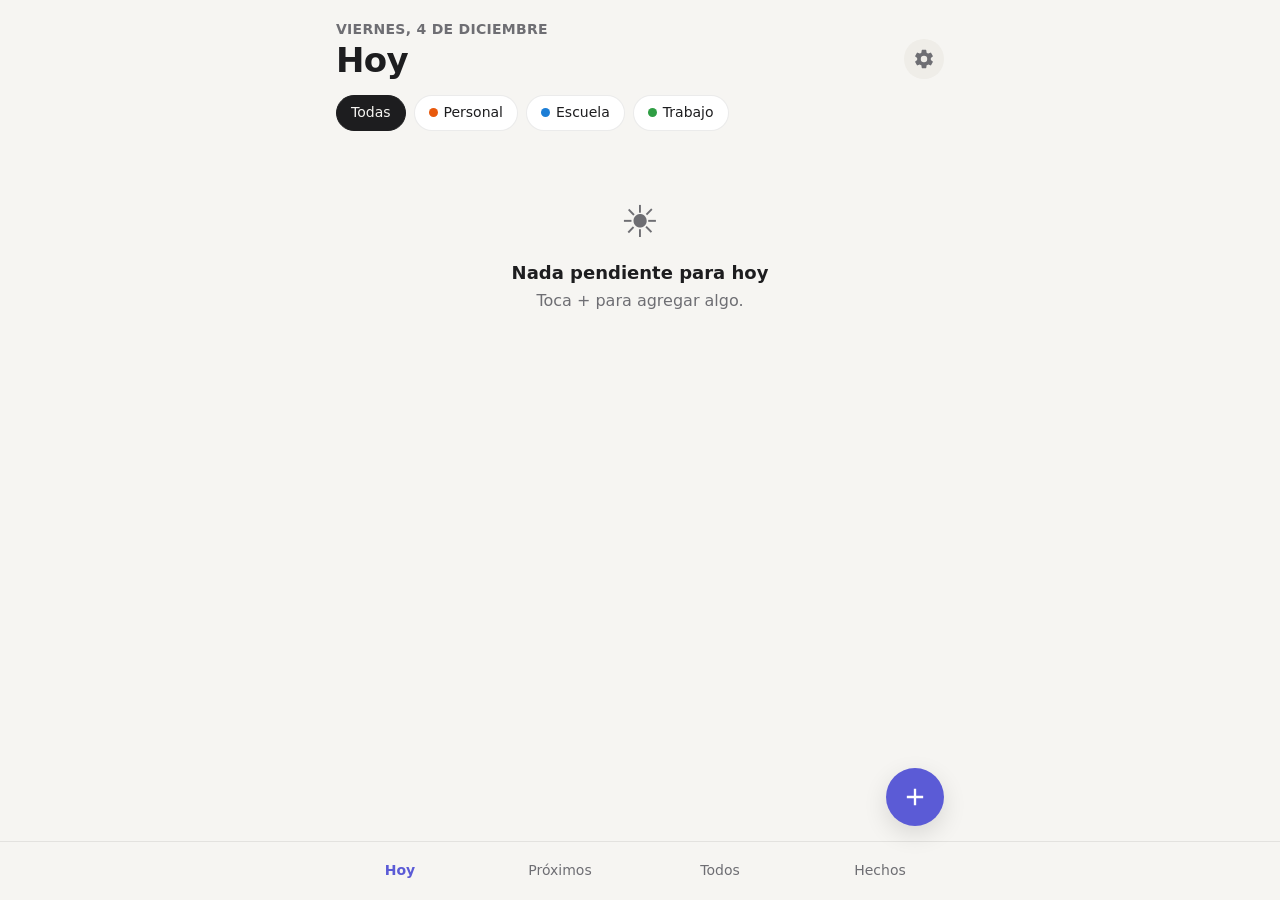
<file: index.html>
<!doctype html>
<html lang="es">
<head>
  <meta charset="utf-8">
  <meta name="viewport" content="width=device-width, initial-scale=1, viewport-fit=cover">
  <meta name="theme-color" content="#f6f5f2" media="(prefers-color-scheme: light)">
  <meta name="theme-color" content="#111114" media="(prefers-color-scheme: dark)">
  <meta name="apple-mobile-web-app-capable" content="yes">
  <meta name="mobile-web-app-capable" content="yes">
  <meta name="apple-mobile-web-app-status-bar-style" content="default">
  <meta name="apple-mobile-web-app-title" content="Pendientes">
  <link rel="apple-touch-icon" href="icons/icon-180.png">
  <link rel="icon" href="icons/icon-192.png">
  <link rel="manifest" href="manifest.webmanifest">
  <link rel="stylesheet" href="styles.css">
  <title>Pendientes</title>
</head>
<body>
  <header class="top">
    <div>
      <p class="date" id="todayLabel"></p>
      <h1 id="viewTitle">Hoy</h1>
    </div>
    <button class="icon-btn" id="settingsBtn" type="button" aria-label="Ajustes">
      <svg viewBox="0 0 24 24" width="22" height="22" aria-hidden="true"><path fill="currentColor" d="M12 15.5A3.5 3.5 0 1 1 12 8.5a3.5 3.5 0 0 1 0 7Zm7.43-2.53c.04-.32.07-.64.07-.97s-.03-.66-.07-1l2.11-1.63a.5.5 0 0 0 .12-.64l-2-3.46a.5.5 0 0 0-.61-.22l-2.49 1a7.3 7.3 0 0 0-1.69-.98l-.38-2.65A.49.49 0 0 0 14 2h-4a.49.49 0 0 0-.49.42l-.38 2.65c-.61.25-1.17.58-1.69.98l-2.49-1a.5.5 0 0 0-.61.22l-2 3.46a.49.49 0 0 0 .12.64L4.57 11c-.04.34-.07.67-.07 1s.03.65.07.97l-2.11 1.66a.49.49 0 0 0-.12.64l2 3.46c.12.22.39.3.61.22l2.49-1.01c.52.4 1.08.73 1.69.98l.38 2.65c.03.24.24.42.49.42h4c.25 0 .46-.18.49-.42l.38-2.65c.61-.25 1.17-.58 1.69-.98l2.49 1.01c.22.08.49 0 .61-.22l2-3.46a.5.5 0 0 0-.12-.64l-2.11-1.66Z"/></svg>
    </button>
  </header>

  <div id="installHint" class="hint" hidden>
    <p><strong>Instálala en tu iPhone:</strong> toca <span class="kbd">Compartir</span> abajo en Safari y luego <span class="kbd">Agregar a inicio</span>.</p>
    <button type="button" class="link" id="dismissHint">Entendido</button>
  </div>

  <nav class="chips" id="categoryChips" aria-label="Filtrar por categoría"></nav>

  <main id="list" aria-live="polite"></main>

  <button class="fab" id="addBtn" type="button" aria-label="Nuevo pendiente">
    <svg viewBox="0 0 24 24" width="28" height="28" aria-hidden="true"><path fill="currentColor" d="M11 5h2v6h6v2h-6v6h-2v-6H5v-2h6z"/></svg>
  </button>

  <nav class="tabs" aria-label="Vistas">
    <button type="button" data-view="today" class="active">Hoy</button>
    <button type="button" data-view="upcoming">Próximos</button>
    <button type="button" data-view="all">Todos</button>
    <button type="button" data-view="done">Hechos</button>
  </nav>

  <!-- Nuevo / editar pendiente -->
  <dialog id="taskDialog">
    <form id="taskForm" novalidate>
      <div class="sheet-head">
        <button type="button" class="link" data-close>Cancelar</button>
        <h2 id="taskDialogTitle">Nuevo pendiente</h2>
        <button type="submit" class="link strong">Guardar</button>
      </div>

      <label class="field">
        <span>¿Qué tienes que hacer?</span>
        <input name="taskTitle" required maxlength="140" autocomplete="off" enterkeyhint="done">
      </label>

      <div class="field">
        <span>Categoría</span>
        <div class="cat-picker" id="catPicker" role="radiogroup"></div>
      </div>

      <div class="row">
        <label class="field">
          <span>Fecha</span>
          <input type="date" name="date">
        </label>
        <label class="field">
          <span>Hora</span>
          <input type="time" name="time">
        </label>
      </div>

      <div class="quick-dates">
        <button type="button" data-quick="0">Hoy</button>
        <button type="button" data-quick="1">Mañana</button>
        <button type="button" data-quick="7">En una semana</button>
        <button type="button" data-quick="">Sin fecha</button>
      </div>

      <label class="field">
        <span>Recordatorio</span>
        <select name="reminder">
          <option value="">Sin recordatorio</option>
          <option value="0">A la hora</option>
          <option value="10">10 minutos antes</option>
          <option value="30">30 minutos antes</option>
          <option value="60">1 hora antes</option>
          <option value="1440">1 día antes</option>
        </select>
      </label>
      <p class="help" id="reminderHelp" hidden>Si no pones hora, te aviso a las 9:00 a. m.</p>

      <label class="field">
        <span>Notas</span>
        <textarea name="notes" rows="3"></textarea>
      </label>

      <button type="button" class="wide-btn" id="calendarBtn" hidden>📅 Enviar al Calendario del iPhone</button>
      <button type="button" class="wide-btn danger" id="deleteTaskBtn" hidden>Eliminar pendiente</button>
    </form>
  </dialog>

  <!-- Ajustes -->
  <dialog id="settingsDialog">
    <div class="sheet-head">
      <span></span>
      <h2>Ajustes</h2>
      <button type="button" class="link strong" data-close>Listo</button>
    </div>

    <section class="settings-section">
      <h3>Categorías</h3>
      <ul class="cat-list" id="catList"></ul>
      <form class="add-cat" id="addCatForm">
        <input name="catName" placeholder="Nueva categoría (ej. Gym)" maxlength="30" autocomplete="off">
        <button type="submit">Agregar</button>
      </form>
    </section>

    <section class="settings-section">
      <h3>Avisos y número en el ícono</h3>
      <p class="help" id="notifStatus"></p>
      <button type="button" class="wide-btn" id="enableNotifBtn">Activar avisos</button>
    </section>

    <section class="settings-section">
      <h3>Calendario automático</h3>
      <div id="syncSection"></div>
    </section>

    <section class="settings-section" id="manualCalSection">
      <h3>Enviar al Calendario a mano</h3>
      <p class="help">Descarga tus recordatorios como archivo para importarlos al Calendario del iPhone.</p>
      <button type="button" class="wide-btn" id="exportCalBtn">📅 Descargar recordatorios</button>
    </section>

    <section class="settings-section">
      <h3>Respaldo</h3>
      <p class="help">Tus pendientes se guardan solo en este teléfono. Descarga un respaldo de vez en cuando.</p>
      <div class="row">
        <button type="button" class="wide-btn" id="backupBtn">Descargar respaldo</button>
        <label class="wide-btn file-btn">Restaurar<input type="file" id="restoreInput" accept="application/json,.json" hidden></label>
      </div>
    </section>
  </dialog>

  <div id="toast" class="toast" role="status" hidden></div>

  <script src="app.js"></script>
</body>
</html>
</file>
<file: styles.css>
:root {
  --bg: #f6f5f2;
  --surface: #ffffff;
  --surface-2: #efede8;
  --text: #1d1d1f;
  --muted: #6e6e73;
  --line: rgba(0, 0, 0, 0.08);
  --accent: #5b5bd6;
  --accent-text: #ffffff;
  --danger: #d6336c;
  --overdue: #e03131;
  --shadow: 0 8px 24px rgba(0, 0, 0, 0.12);
  --radius: 14px;
  --tabs-h: 58px;
  color-scheme: light dark;
}

@media (prefers-color-scheme: dark) {
  :root {
    --bg: #111114;
    --surface: #1c1c21;
    --surface-2: #26262d;
    --text: #f2f2f5;
    --muted: #9a9aa3;
    --line: rgba(255, 255, 255, 0.08);
    --accent: #8b8bff;
    --accent-text: #111114;
    --danger: #f06595;
    --overdue: #ff6b6b;
    --shadow: 0 8px 24px rgba(0, 0, 0, 0.5);
  }
}

* { box-sizing: border-box; -webkit-tap-highlight-color: transparent; }
[hidden] { display: none !important; }

html, body { margin: 0; }

body {
  background: var(--bg);
  color: var(--text);
  font: 16px/1.4 -apple-system, BlinkMacSystemFont, "SF Pro Text", system-ui, "Segoe UI", Roboto, sans-serif;
  min-height: 100vh;
  padding: env(safe-area-inset-top) 0 calc(var(--tabs-h) + env(safe-area-inset-bottom) + 96px);
  -webkit-font-smoothing: antialiased;
}

button, input, select, textarea { font: inherit; color: inherit; }
button { cursor: pointer; }

/* Encabezado */
.top {
  display: flex;
  align-items: flex-end;
  justify-content: space-between;
  gap: 12px;
  padding: 20px 16px 8px;
  max-width: 640px;
  margin: 0 auto;
}
.date { margin: 0; color: var(--muted); font-size: 14px; font-weight: 600; text-transform: uppercase; letter-spacing: 0.02em; }
h1 { margin: 2px 0 0; font-size: 34px; line-height: 1.1; letter-spacing: -0.02em; }

.icon-btn {
  display: grid; place-items: center;
  width: 40px; height: 40px;
  border: 0; border-radius: 50%;
  background: var(--surface-2); color: var(--muted);
}

/* Aviso de instalación */
.hint {
  max-width: 608px;
  margin: 8px 16px;
  padding: 12px 14px;
  border-radius: var(--radius);
  background: color-mix(in srgb, var(--accent) 14%, var(--surface));
  font-size: 14px;
}
@media (min-width: 640px) { .hint { margin: 8px auto; } }
.hint p { margin: 0 0 6px; }
.kbd { font-weight: 600; white-space: nowrap; }

/* Filtros por categoría */
.chips {
  display: flex;
  gap: 8px;
  overflow-x: auto;
  padding: 8px 16px 4px;
  max-width: 640px;
  margin: 0 auto;
  scrollbar-width: none;
}
.chips::-webkit-scrollbar { display: none; }
.chip {
  flex: none;
  display: inline-flex; align-items: center; gap: 6px;
  padding: 7px 14px;
  border: 1px solid var(--line);
  border-radius: 999px;
  background: var(--surface);
  font-size: 14px; font-weight: 500;
}
.chip.active { background: var(--text); color: var(--bg); border-color: var(--text); }
.chip .count { color: var(--muted); font-variant-numeric: tabular-nums; }
.chip.active .count { color: inherit; opacity: 0.7; }
.dot { width: 9px; height: 9px; border-radius: 50%; background: var(--c, var(--muted)); flex: none; }

/* Lista */
main { max-width: 640px; margin: 0 auto; padding: 0 16px; }
.group { margin-top: 18px; }
.group h2 {
  margin: 0 4px 8px;
  font-size: 13px; font-weight: 600;
  text-transform: uppercase; letter-spacing: 0.04em;
  color: var(--muted);
}
.group.overdue h2 { color: var(--overdue); }
.group ul {
  list-style: none; margin: 0; padding: 0;
  background: var(--surface);
  border-radius: var(--radius);
  overflow: hidden;
}

.task { display: flex; align-items: flex-start; gap: 4px; padding-left: 8px; }
.task + .task .body { border-top: 1px solid var(--line); }
.check {
  flex: none;
  width: 44px; height: 52px;
  display: grid; place-items: center;
  border: 0; background: none; padding: 0;
}
.check::before {
  content: "";
  width: 22px; height: 22px;
  border-radius: 50%;
  border: 2px solid var(--c);
  transition: background 0.15s, transform 0.15s;
}
.check:active::before { transform: scale(0.88); }
.task.done .check::before {
  background: var(--c) url("data:image/svg+xml,%3Csvg xmlns='http://www.w3.org/2000/svg' viewBox='0 0 24 24'%3E%3Cpath fill='white' d='M9.5 16.2 5.3 12l-1.4 1.4 5.6 5.6 11-11-1.4-1.4z'/%3E%3C/svg%3E") center / 16px no-repeat;
}
.body {
  flex: 1; min-width: 0;
  display: flex; flex-direction: column; gap: 2px;
  padding: 13px 14px 13px 0;
  border: 0; background: none; text-align: left;
}
.title { font-size: 16px; overflow-wrap: anywhere; }
.task.done .title { color: var(--muted); text-decoration: line-through; }
.meta { display: flex; flex-wrap: wrap; align-items: center; gap: 4px 6px; font-size: 13px; color: var(--muted); }
.meta .late { color: var(--overdue); font-weight: 500; }
.meta .sep::before { content: "·"; }

.empty {
  text-align: center;
  color: var(--muted);
  padding: 56px 24px;
}
.empty .big { font-size: 44px; margin-bottom: 8px; }
.empty p { margin: 4px 0; }
.empty strong { color: var(--text); font-size: 18px; }

.clear-done {
  display: block;
  margin: 16px auto 0;
  border: 0; background: none;
  color: var(--danger); font-weight: 500;
}

/* Botón flotante */
.fab {
  position: fixed;
  right: max(16px, calc(50vw - 304px));
  bottom: calc(var(--tabs-h) + env(safe-area-inset-bottom) + 16px);
  width: 58px; height: 58px;
  display: grid; place-items: center;
  border: 0; border-radius: 50%;
  background: var(--accent); color: var(--accent-text);
  box-shadow: var(--shadow);
  z-index: 5;
}
.fab:active { transform: scale(0.94); }

/* Pestañas inferiores */
.tabs {
  position: fixed; left: 0; right: 0; bottom: 0;
  display: flex; justify-content: center;
  padding: 0 8px env(safe-area-inset-bottom);
  background: color-mix(in srgb, var(--bg) 85%, transparent);
  -webkit-backdrop-filter: saturate(180%) blur(16px);
  backdrop-filter: saturate(180%) blur(16px);
  border-top: 1px solid var(--line);
  z-index: 4;
}
.tabs button {
  flex: 1; max-width: 160px;
  height: var(--tabs-h);
  border: 0; background: none;
  font-size: 14px; font-weight: 500;
  color: var(--muted);
}
.tabs button.active { color: var(--accent); font-weight: 700; }

/* Hojas (diálogos) */
dialog {
  width: 100%; max-width: 560px;
  max-height: calc(100vh - env(safe-area-inset-top) - 24px);
  margin: auto auto 0;
  padding: 0 16px calc(20px + env(safe-area-inset-bottom));
  border: 0;
  border-radius: 20px 20px 0 0;
  background: var(--bg); color: var(--text);
  overflow-y: auto;
}
@media (min-width: 600px) {
  dialog { margin: auto; border-radius: 20px; padding-bottom: 20px; }
}
dialog::backdrop { background: rgba(0, 0, 0, 0.4); }
dialog[open] { animation: up 0.22s ease-out; }
@keyframes up { from { transform: translateY(24px); opacity: 0; } }

.sheet-head {
  position: sticky; top: 0;
  display: grid; grid-template-columns: 1fr auto 1fr; align-items: center;
  margin: 0 -16px 8px; padding: 14px 16px 10px;
  background: var(--bg);
  z-index: 1;
}
.sheet-head h2 { margin: 0; font-size: 17px; }
.sheet-head > :last-child { justify-self: end; }
.sheet-head > :first-child { justify-self: start; }

.link { border: 0; background: none; padding: 6px 0; color: var(--accent); font-size: 16px; }
.link.strong { font-weight: 700; }

.field { display: flex; flex-direction: column; gap: 6px; margin-bottom: 14px; flex: 1; min-width: 0; }
.field > span { font-size: 13px; font-weight: 600; color: var(--muted); }
.field input, .field select, .field textarea, .add-cat input {
  width: 100%;
  padding: 12px;
  border: 1px solid var(--line);
  border-radius: 12px;
  background: var(--surface);
  font-size: 16px; /* evita el zoom automático de iOS */
  -webkit-appearance: none;
  appearance: none;
  min-height: 46px;
}
.field select {
  background-image: url("data:image/svg+xml,%3Csvg xmlns='http://www.w3.org/2000/svg' viewBox='0 0 24 24'%3E%3Cpath fill='%23888' d='M7 10l5 5 5-5z'/%3E%3C/svg%3E");
  background-repeat: no-repeat; background-position: right 10px center; background-size: 20px;
  padding-right: 36px;
}
.field textarea { resize: vertical; }
.field input:focus, .field select:focus, .field textarea:focus, .add-cat input:focus {
  outline: 2px solid var(--accent); outline-offset: -1px;
}
.row { display: flex; gap: 12px; }

.help { margin: -6px 2px 14px; font-size: 13px; color: var(--muted); }

.cat-picker { display: flex; flex-wrap: wrap; gap: 8px; }
.cat-option {
  display: inline-flex; align-items: center; gap: 6px;
  padding: 9px 14px;
  border: 1px solid var(--line); border-radius: 999px;
  background: var(--surface);
  font-size: 15px;
}
.cat-option[aria-checked="true"] {
  border-color: var(--c);
  background: color-mix(in srgb, var(--c) 16%, var(--surface));
  font-weight: 600;
}

.quick-dates { display: flex; flex-wrap: wrap; gap: 8px; margin: -4px 0 16px; }
.quick-dates button {
  padding: 6px 12px;
  border: 0; border-radius: 999px;
  background: var(--surface-2);
  font-size: 13px; font-weight: 500;
}

.wide-btn {
  display: block; width: 100%;
  margin-top: 10px;
  padding: 13px;
  border: 0; border-radius: 12px;
  background: var(--surface);
  color: var(--accent);
  font-size: 16px; font-weight: 600;
  text-align: center;
}
.wide-btn.danger { color: var(--danger); }
.row .wide-btn { flex: 1; }
a.wide-btn { text-decoration: none; }
.wide-btn.primary { background: var(--accent); color: var(--accent-text); }
.sync-status { margin: 0 4px 4px; font-size: 14px; }
.sync-status.ok { color: var(--text); }
.sync-status.err { color: var(--danger); }
.add-cat input[name="server"] { font-size: 15px; }
.file-btn { cursor: pointer; }

/* Ajustes */
.settings-section { margin-bottom: 26px; }
.settings-section h3 {
  margin: 0 4px 8px;
  font-size: 13px; font-weight: 600;
  text-transform: uppercase; letter-spacing: 0.04em;
  color: var(--muted);
}
.settings-section .help { margin: 0 4px 4px; }
.cat-list { list-style: none; margin: 0 0 10px; padding: 0; background: var(--surface); border-radius: var(--radius); overflow: hidden; }
.cat-list li { display: flex; align-items: center; gap: 10px; padding: 6px 8px 6px 12px; }
.cat-list li + li { border-top: 1px solid var(--line); }
.cat-list input[type="text"] {
  flex: 1; min-width: 0;
  border: 0; background: none; padding: 8px 0; font-size: 16px;
}
.cat-list input[type="text"]:focus { outline: none; }
.color-swatch {
  width: 28px; height: 28px; flex: none;
  border: 0; border-radius: 50%;
  background: var(--c);
}
.cat-list .remove { border: 0; background: none; color: var(--danger); font-size: 14px; padding: 8px; }
.add-cat { display: flex; gap: 8px; }
.add-cat button {
  flex: none; padding: 0 16px;
  border: 0; border-radius: 12px;
  background: var(--accent); color: var(--accent-text); font-weight: 600;
}

/* Notificación interna */
.toast {
  position: fixed;
  left: 50%; transform: translateX(-50%);
  bottom: calc(var(--tabs-h) + env(safe-area-inset-bottom) + 88px);
  max-width: calc(100vw - 32px);
  padding: 11px 18px;
  border-radius: 18px;
  text-align: center;
  background: var(--text); color: var(--bg);
  font-size: 15px; font-weight: 500;
  box-shadow: var(--shadow);
  z-index: 50;
  animation: up 0.2s ease-out;
}
</file>
